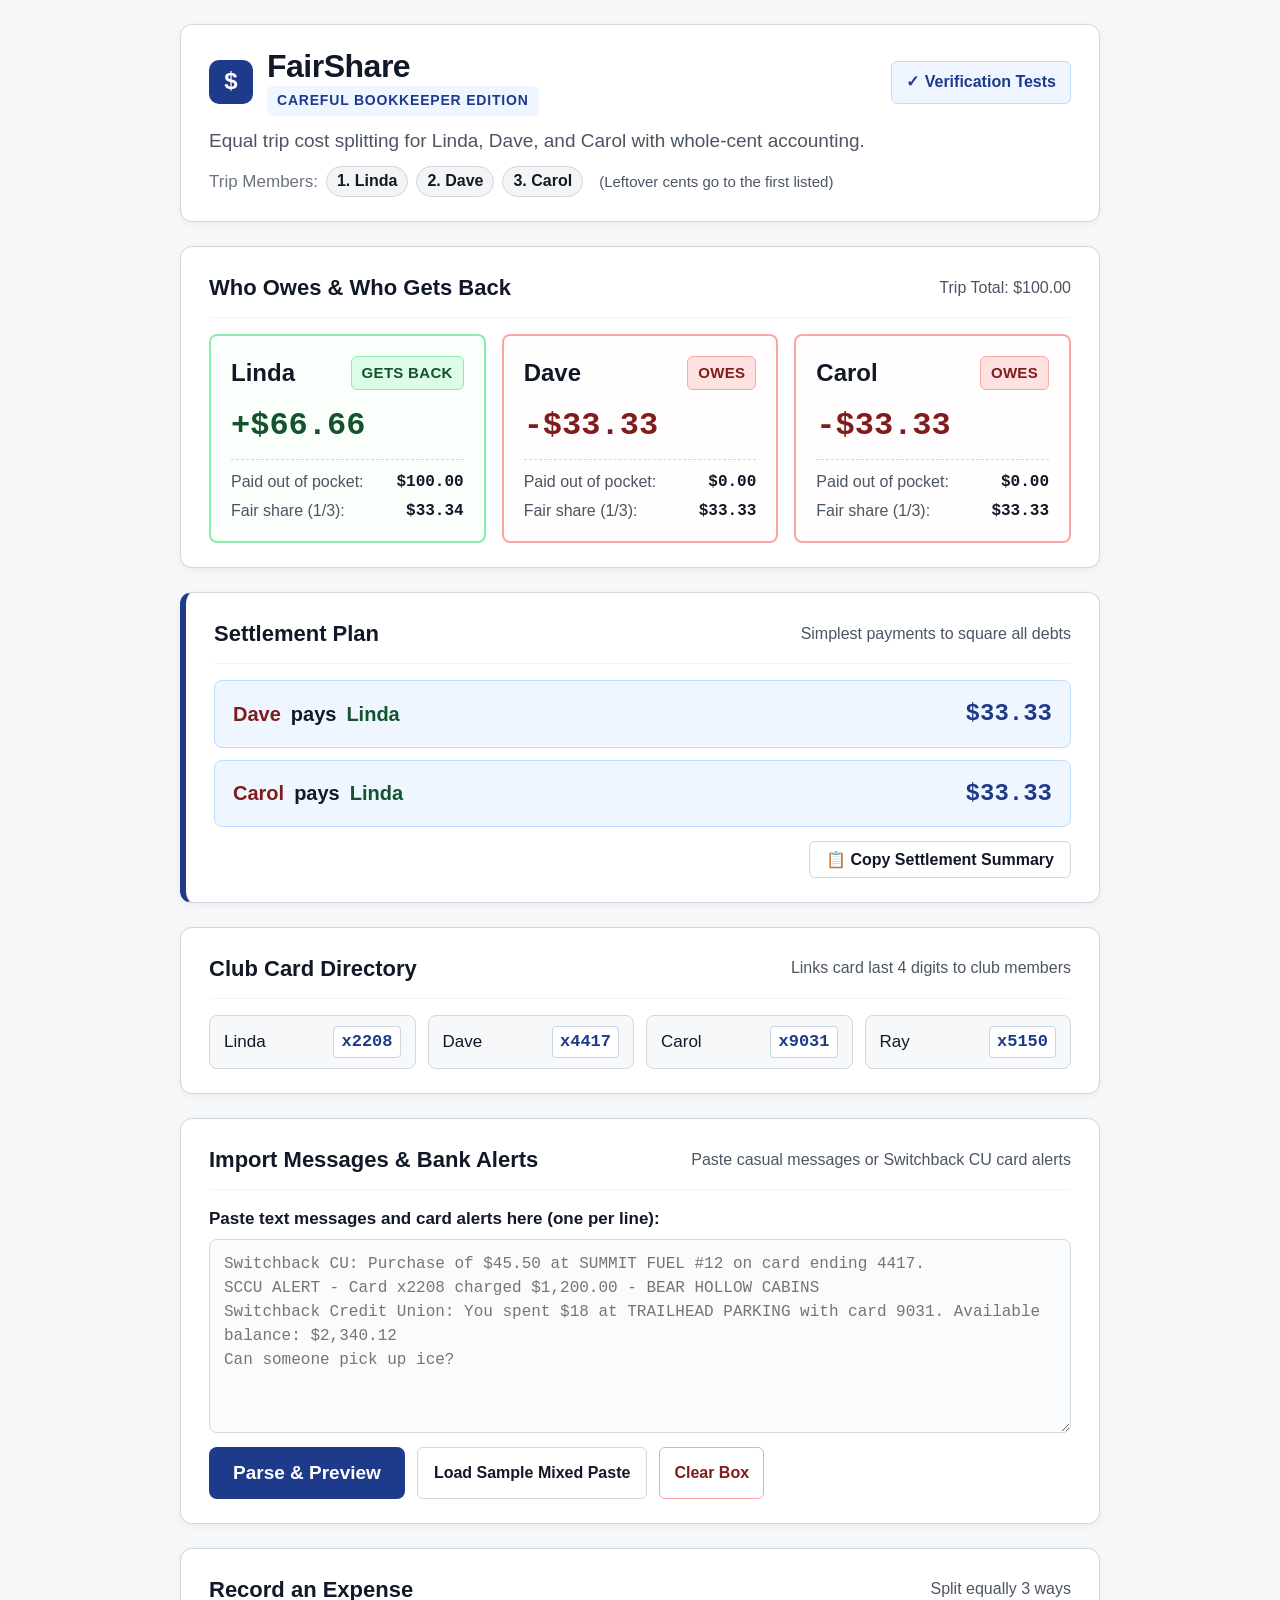
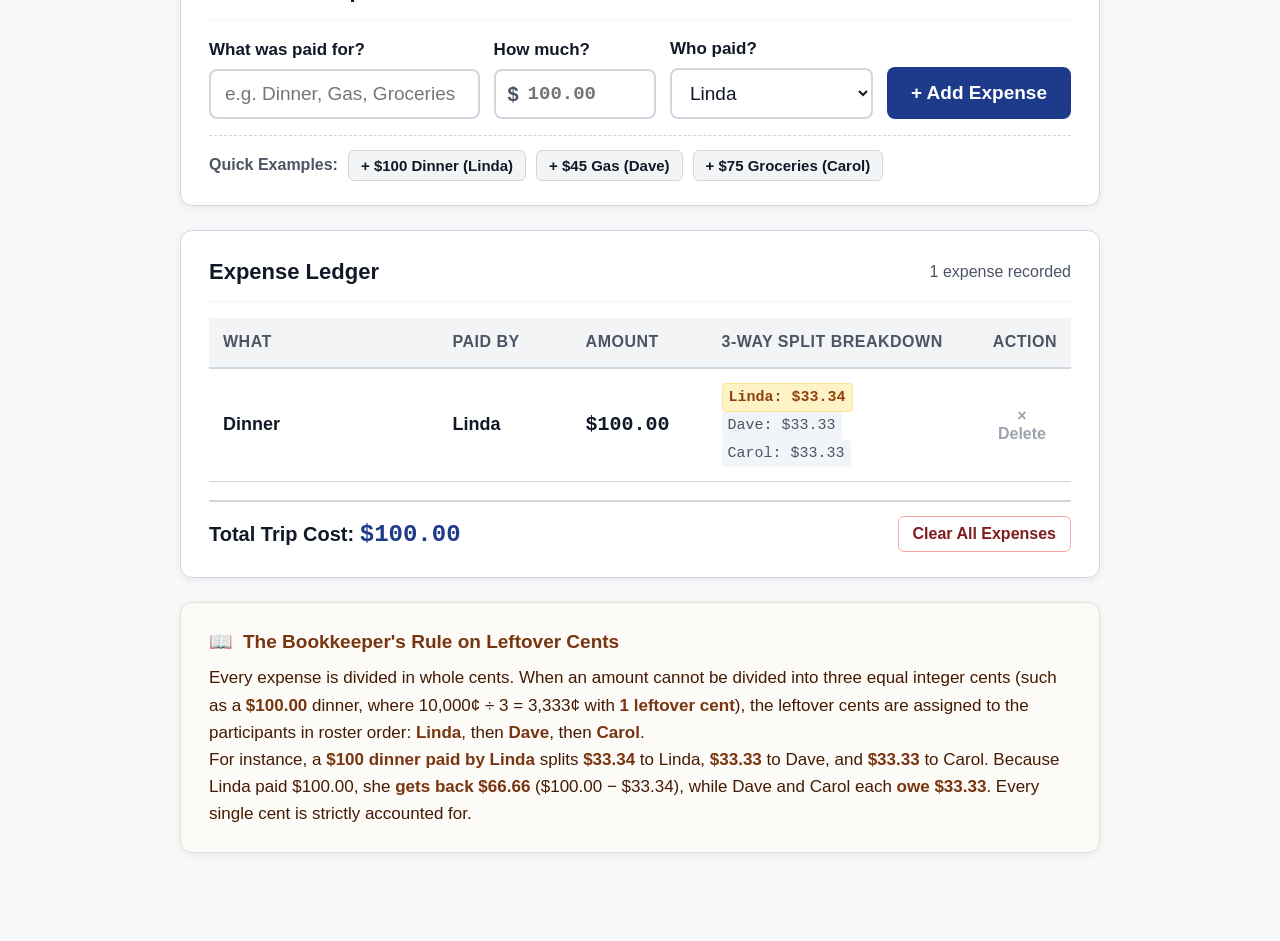
<file: index.html>
<!DOCTYPE html>
<html lang="en">
<head>
  <meta charset="UTF-8">
  <meta name="viewport" content="width=device-width, initial-scale=1.0">
  <title>FairShare - Trip Cost Splitter for Linda, Dave & Carol</title>
  <link rel="stylesheet" href="style.css">
</head>
<body>
  <div class="container">
    <!-- Main Header -->
    <header class="app-header">
      <div class="header-top">
        <div class="brand">
          <div class="brand-icon">$</div>
          <div>
            <h1>FairShare</h1>
            <span class="header-badge">Careful Bookkeeper Edition</span>
          </div>
        </div>
        <div class="header-actions">
          <a href="tests.html" class="btn-header-link" title="Open unit verification tests">
            <span>&check;</span> Verification Tests
          </a>
        </div>
      </div>
      <p class="subtitle">Equal trip cost splitting for Linda, Dave, and Carol with whole-cent accounting.</p>
      <div class="participants-tagline">
        <span>Trip Members:</span>
        <span class="participant-chip">1. Linda</span>
        <span class="participant-chip">2. Dave</span>
        <span class="participant-chip">3. Carol</span>
        <span style="margin-left: 8px; font-size: 15px; color: var(--text-muted);">(Leftover cents go to the first listed)</span>
      </div>
    </header>

    <!-- Balances Overview ("Who owes and who gets back") -->
    <section class="card" aria-labelledby="balances-heading">
      <div class="card-title">
        <h2 id="balances-heading" style="font-size: 22px; font-weight: 700;">Who Owes &amp; Who Gets Back</h2>
        <span class="card-subtitle" id="trip-total-summary">Trip Total: $0.00</span>
      </div>
      <div class="balances-grid" id="balances-container" aria-live="polite">
        <!-- Rendered by app.js -->
      </div>
    </section>

    <!-- Settlement Plan ("How to Settle Up") -->
    <section class="card settlement-card" aria-labelledby="settlement-heading">
      <div class="card-title">
        <h2 id="settlement-heading" style="font-size: 22px; font-weight: 700;">Settlement Plan</h2>
        <span class="card-subtitle">Simplest payments to square all debts</span>
      </div>
      <div class="settlement-list" id="settlement-list">
        <!-- Rendered by app.js -->
      </div>
      <div class="settlement-footer" id="settlement-footer" style="display: none;">
        <button type="button" class="btn-secondary" id="btn-copy-settlement">
          📋 Copy Settlement Summary
        </button>
      </div>
    </section>

    <!-- Card Directory (Linda, Dave, Carol, Ray) -->
    <section class="card" aria-labelledby="card-directory-heading">
      <div class="card-title">
        <h2 id="card-directory-heading" style="font-size: 22px; font-weight: 700;">Club Card Directory</h2>
        <span class="card-subtitle">Links card last 4 digits to club members</span>
      </div>
      <div class="card-directory-grid" id="card-directory-list">
        <div class="card-dir-item"><span>Linda</span><code>x2208</code></div>
        <div class="card-dir-item"><span>Dave</span><code>x4417</code></div>
        <div class="card-dir-item"><span>Carol</span><code>x9031</code></div>
        <div class="card-dir-item"><span>Ray</span><code>x5150</code></div>
      </div>
    </section>

    <!-- Bank Alert & Text Message Import Box -->
    <section class="card import-card" aria-labelledby="import-heading">
      <div class="card-title">
        <h2 id="import-heading" style="font-size: 22px; font-weight: 700;">Import Messages &amp; Bank Alerts</h2>
        <span class="card-subtitle">Paste casual messages or Switchback CU card alerts</span>
      </div>

      <div class="form-group" style="margin-top: 10px;">
        <label for="import-textarea">Paste text messages and card alerts here (one per line):</label>
        <textarea id="import-textarea" rows="7" class="import-textarea" placeholder="Switchback CU: Purchase of $45.50 at SUMMIT FUEL #12 on card ending 4417.&#10;SCCU ALERT - Card x2208 charged $1,200.00 - BEAR HOLLOW CABINS&#10;Switchback Credit Union: You spent $18 at TRAILHEAD PARKING with card 9031. Available balance: $2,340.12&#10;Can someone pick up ice?"></textarea>
      </div>

      <div class="import-actions-bar">
        <button type="button" class="btn-primary" id="btn-parse-import">Parse &amp; Preview</button>
        <button type="button" class="btn-secondary" id="btn-load-sample">Load Sample Mixed Paste</button>
        <button type="button" class="btn-clear" id="btn-clear-import">Clear Box</button>
      </div>

      <!-- Live Preview Area -->
      <div id="import-preview-section" class="import-preview-box" style="display: none;">
        <div class="preview-header">
          <h3 style="font-size: 20px; font-weight: 700;">Import Preview</h3>
          <div class="preview-stats">
            <span class="stat-badge count-badge" id="preview-count">0 expenses</span>
            <span class="stat-badge total-badge" id="preview-total">$0.00</span>
          </div>
        </div>

        <!-- Valid items table -->
        <div class="preview-items-list" id="preview-items-container"></div>

        <!-- Needs Review Box -->
        <div class="needs-review-container" id="needs-review-container" style="display: none;">
          <div class="needs-review-header">
            <span style="font-size: 20px;">⚠️</span>
            <h4 style="font-size: 18px; font-weight: 700; color: #991b1b;">Needs Review (<span id="needs-review-count">0</span>)</h4>
            <span style="font-size: 15px; color: #7f1d1d; margin-left: 8px;">(These lines will NOT be imported until corrected)</span>
          </div>
          <ul class="needs-review-list" id="needs-review-list"></ul>
        </div>

        <div class="preview-actions">
          <button type="button" class="btn-primary" id="btn-confirm-import">Add <span id="confirm-import-count">0</span> Expenses to Ledger</button>
        </div>
      </div>
    </section>

    <!-- Add Expense Form -->
    <section class="card" aria-labelledby="add-expense-heading">
      <div class="card-title">
        <h2 id="add-expense-heading" style="font-size: 22px; font-weight: 700;">Record an Expense</h2>
        <span class="card-subtitle">Split equally 3 ways</span>
      </div>

      <form id="expense-form" novalidate>
        <div class="form-grid">
          <!-- Description -->
          <div class="form-group">
            <label for="expense-what">What was paid for?</label>
            <input type="text" id="expense-what" placeholder="e.g. Dinner, Gas, Groceries" required autocomplete="off">
          </div>

          <!-- Amount -->
          <div class="form-group">
            <label for="expense-amount">How much?</label>
            <div class="amount-input-wrapper">
              <span class="currency-symbol">$</span>
              <input type="text" id="expense-amount" placeholder="100.00" inputmode="decimal" required autocomplete="off">
            </div>
          </div>

          <!-- Paid By -->
          <div class="form-group">
            <label for="expense-paidby">Who paid?</label>
            <select id="expense-paidby" required>
              <option value="Linda">Linda</option>
              <option value="Dave">Dave</option>
              <option value="Carol">Carol</option>
            </select>
          </div>

          <!-- Submit Button -->
          <div class="form-group">
            <button type="submit" class="btn-primary" id="btn-add-expense">
              + Add Expense
            </button>
          </div>
        </div>

        <div id="form-error" class="error-banner" role="alert"></div>

        <!-- Quick Demo Presets -->
        <div class="presets-bar">
          <span class="presets-label">Quick Examples:</span>
          <button type="button" class="btn-preset" data-what="Dinner" data-amount="100.00" data-paidby="Linda">
            + $100 Dinner (Linda)
          </button>
          <button type="button" class="btn-preset" data-what="Gas" data-amount="45.00" data-paidby="Dave">
            + $45 Gas (Dave)
          </button>
          <button type="button" class="btn-preset" data-what="Groceries" data-amount="75.00" data-paidby="Carol">
            + $75 Groceries (Carol)
          </button>
        </div>
      </form>
    </section>

    <!-- Expense Ledger Table -->
    <section class="card" aria-labelledby="ledger-heading">
      <div class="card-title">
        <h2 id="ledger-heading" style="font-size: 22px; font-weight: 700;">Expense Ledger</h2>
        <span class="card-subtitle" id="ledger-count-label">0 expenses recorded</span>
      </div>

      <div class="ledger-table-wrapper">
        <table class="ledger-table">
          <thead>
            <tr>
              <th scope="col" style="width: 28%;">What</th>
              <th scope="col" style="width: 16%;">Paid By</th>
              <th scope="col" style="width: 16%;">Amount</th>
              <th scope="col" style="width: 32%;">3-Way Split Breakdown</th>
              <th scope="col" style="width: 8%; text-align: right;">Action</th>
            </tr>
          </thead>
          <tbody id="ledger-body">
            <!-- Rendered by app.js -->
          </tbody>
        </table>
      </div>

      <div class="ledger-footer" id="ledger-footer">
        <div class="total-stat">
          Total Trip Cost: <span class="total-amount-highlight" id="footer-total-amount">$0.00</span>
        </div>
        <button type="button" class="btn-clear" id="btn-clear-all">
          Clear All Expenses
        </button>
      </div>
    </section>

    <!-- Bookkeeper Note Card -->
    <div class="card note-card">
      <div class="note-header">
        <span>📖</span>
        <span>The Bookkeeper's Rule on Leftover Cents</span>
      </div>
      <p class="note-text">
        Every expense is divided in whole cents. When an amount cannot be divided into three equal integer cents (such as a <strong>$100.00</strong> dinner, where 10,000&cent; &divide; 3 = 3,333&cent; with <strong>1 leftover cent</strong>), the leftover cents are assigned to the participants in roster order: <strong>Linda</strong>, then <strong>Dave</strong>, then <strong>Carol</strong>.
        <br>
        For instance, a <strong>$100 dinner paid by Linda</strong> splits <strong>$33.34</strong> to Linda, <strong>$33.33</strong> to Dave, and <strong>$33.33</strong> to Carol. Because Linda paid $100.00, she <strong>gets back $66.66</strong> ($100.00 &minus; $33.34), while Dave and Carol each <strong>owe $33.33</strong>. Every single cent is strictly accounted for.
      </p>
    </div>
  </div>

  <!-- Scripts -->
  <script src="money.js"></script>
  <script src="importer.js"></script>
  <script src="app.js"></script>
</body>
</html>
</file>
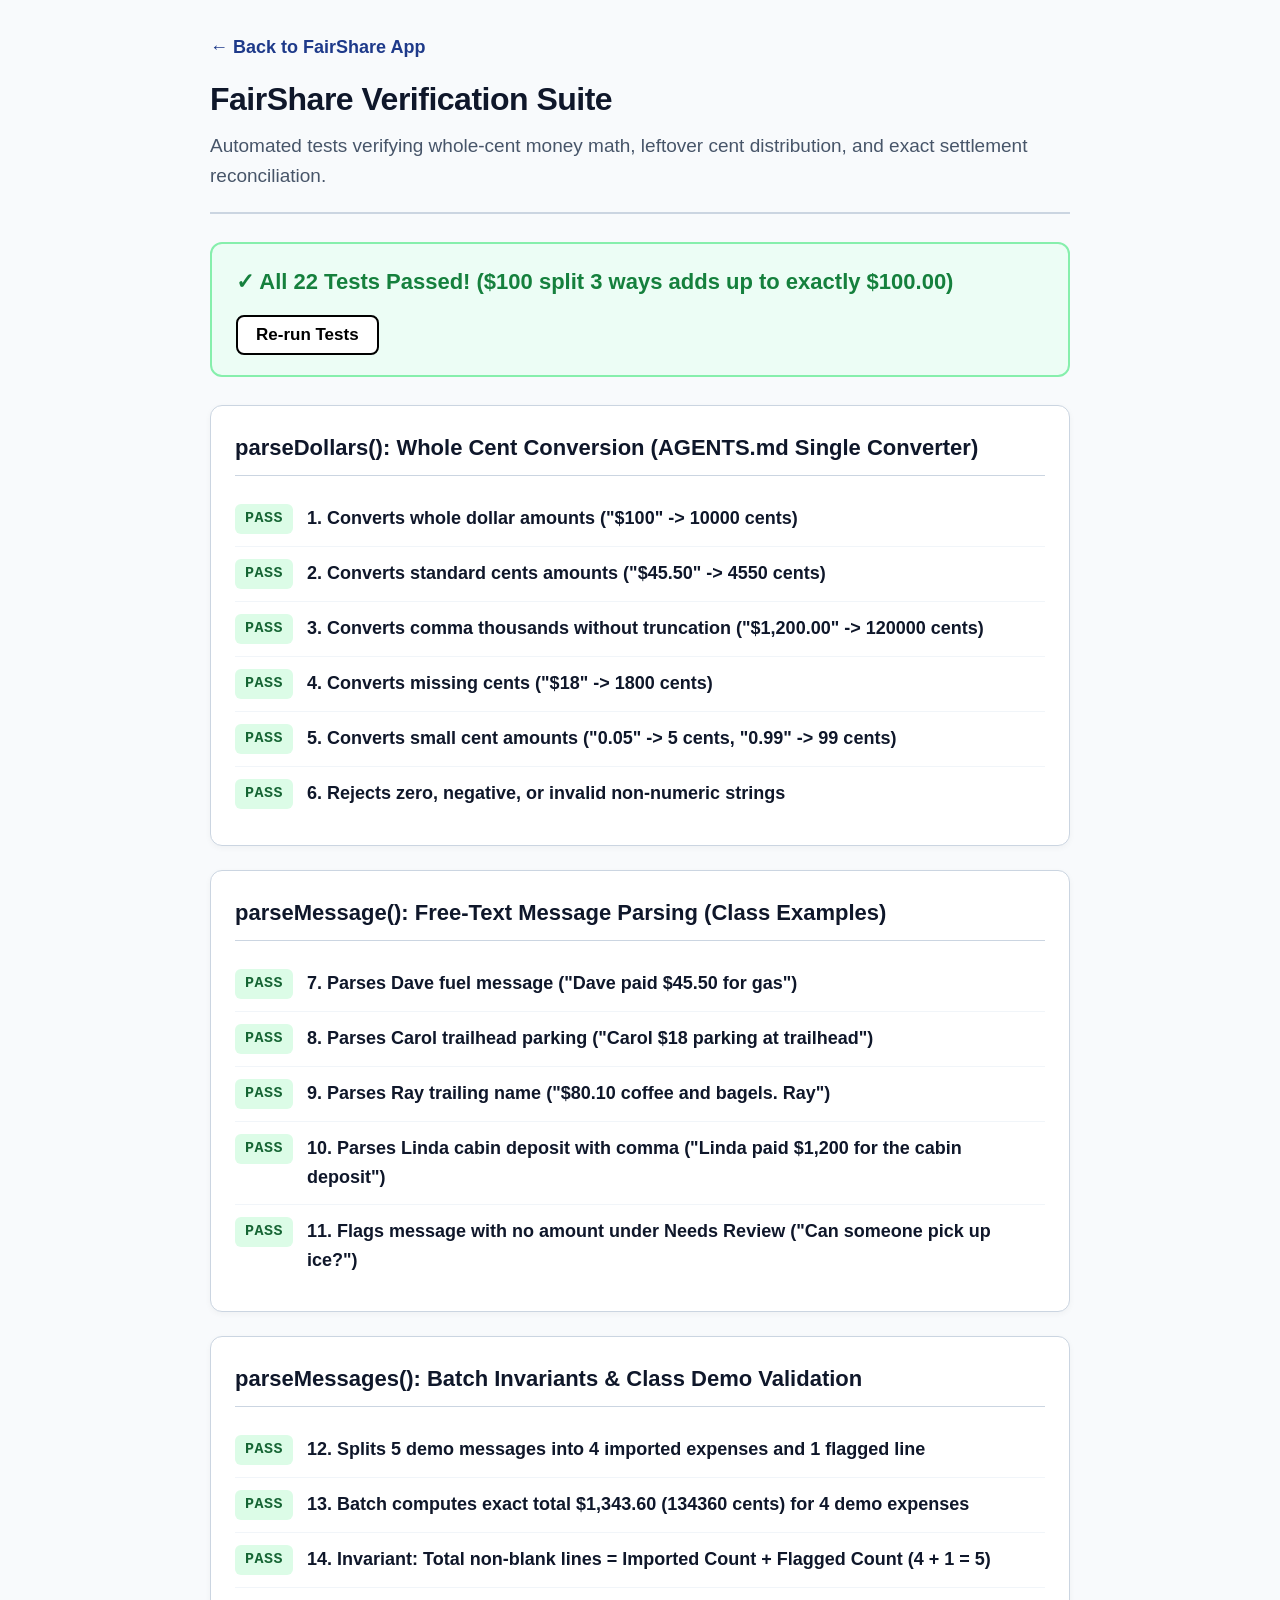
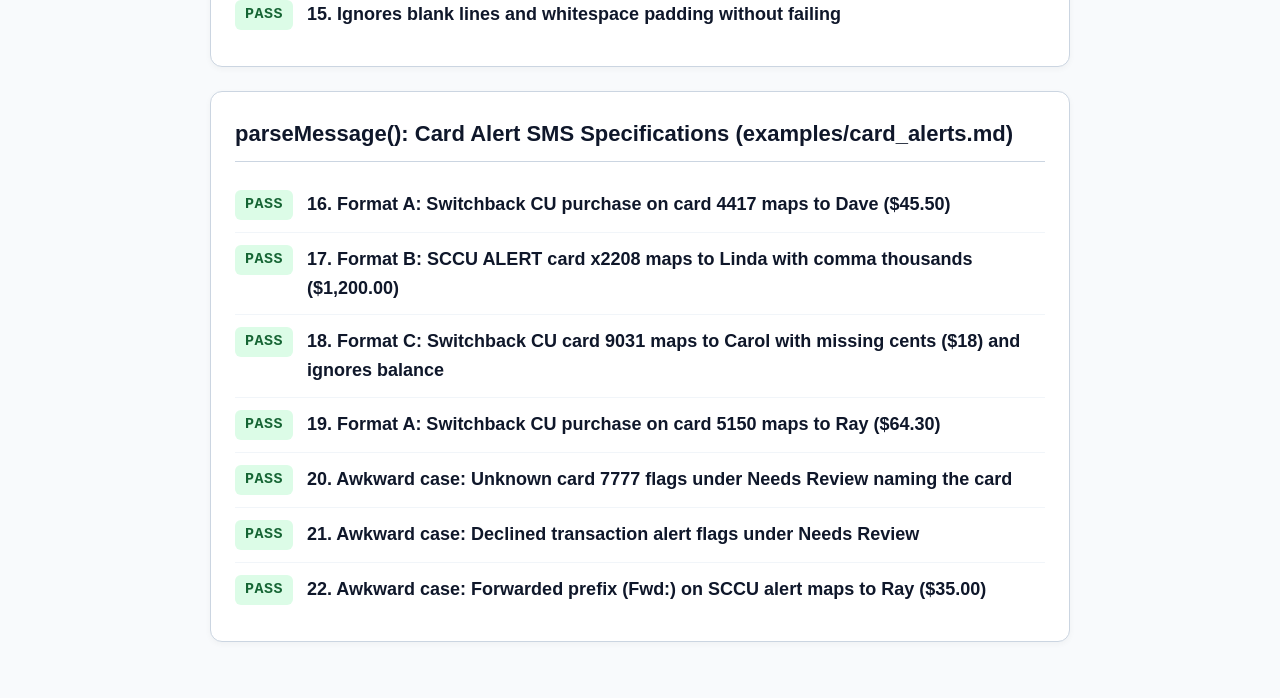
<file: tests.html>
<!DOCTYPE html>
<html lang="en">
<head>
  <meta charset="UTF-8">
  <meta name="viewport" content="width=device-width, initial-scale=1.0">
  <title>FairShare - Bookkeeper Verification Tests</title>
  <style>
    :root {
      --bg: #f8fafc;
      --card-bg: #ffffff;
      --text: #0f172a;
      --text-muted: #475569;
      --border: #cbd5e1;
      --primary: #1e3a8a;
      --success: #15803d;
      --success-bg: #ecfdf5;
      --success-border: #86efac;
      --fail: #b91c1c;
      --fail-bg: #fef2f2;
      --fail-border: #fca5a5;
      --code-bg: #f1f5f9;
    }

    * {
      box-sizing: border-box;
      margin: 0;
      padding: 0;
    }

    body {
      font-family: -apple-system, BlinkMacSystemFont, "Segoe UI", Roboto, Helvetica, Arial, sans-serif;
      font-size: 19px;
      line-height: 1.6;
      background-color: var(--bg);
      color: var(--text);
      padding: 32px 20px;
    }

    .container {
      max-width: 860px;
      margin: 0 auto;
    }

    header {
      margin-bottom: 28px;
      padding-bottom: 20px;
      border-bottom: 2px solid var(--border);
    }

    .nav-link {
      display: inline-block;
      margin-bottom: 12px;
      color: var(--primary);
      text-decoration: none;
      font-weight: 600;
      font-size: 18px;
    }
    .nav-link:hover {
      text-decoration: underline;
    }

    h1 {
      font-size: 32px;
      color: var(--text);
      letter-spacing: -0.5px;
      margin-bottom: 6px;
    }

    .subtitle {
      font-size: 19px;
      color: var(--text-muted);
    }

    .status-banner {
      display: flex;
      align-items: center;
      justify-content: space-between;
      flex-wrap: wrap;
      gap: 16px;
      padding: 20px 24px;
      border-radius: 12px;
      margin-bottom: 28px;
      font-weight: 700;
      font-size: 22px;
    }
    .status-banner.all-pass {
      background: var(--success-bg);
      border: 2px solid var(--success-border);
      color: var(--success);
    }
    .status-banner.has-fail {
      background: var(--fail-bg);
      border: 2px solid var(--fail-border);
      color: var(--fail);
    }

    .btn-rerun {
      background: #ffffff;
      border: 2px solid currentColor;
      padding: 8px 18px;
      border-radius: 8px;
      font-size: 17px;
      font-weight: 700;
      cursor: pointer;
    }
    .btn-rerun:hover {
      background: rgba(0,0,0,0.04);
    }

    .suite-card {
      background: var(--card-bg);
      border: 1px solid var(--border);
      border-radius: 12px;
      padding: 24px;
      margin-bottom: 24px;
      box-shadow: 0 2px 6px rgba(0,0,0,0.04);
    }

    .suite-header {
      font-size: 22px;
      font-weight: 700;
      margin-bottom: 16px;
      padding-bottom: 10px;
      border-bottom: 1px solid var(--border);
      display: flex;
      justify-content: space-between;
      align-items: center;
    }

    .test-item {
      display: flex;
      align-items: flex-start;
      gap: 14px;
      padding: 12px 0;
      border-bottom: 1px solid #f1f5f9;
      font-size: 18px;
    }
    .test-item:last-child {
      border-bottom: none;
    }

    .badge {
      display: inline-block;
      padding: 3px 10px;
      border-radius: 6px;
      font-size: 15px;
      font-weight: 800;
      letter-spacing: 0.5px;
      flex-shrink: 0;
      font-family: ui-monospace, "SF Mono", monospace;
    }
    .badge-pass {
      background: #dcfce7;
      color: #166534;
    }
    .badge-fail {
      background: #fee2e2;
      color: #991b1b;
    }

    .test-details {
      flex: 1;
    }
    .test-name {
      font-weight: 600;
      color: var(--text);
    }
    .test-desc {
      color: var(--text-muted);
      font-size: 16px;
      margin-top: 3px;
    }
    .test-error {
      margin-top: 8px;
      padding: 10px;
      background: #fef2f2;
      border-left: 4px solid var(--fail);
      color: var(--fail);
      font-family: ui-monospace, "SF Mono", monospace;
      font-size: 15px;
      border-radius: 4px;
    }

    .math-box {
      background: var(--code-bg);
      border: 1px solid var(--border);
      border-radius: 8px;
      padding: 14px 18px;
      margin-top: 10px;
      font-family: ui-monospace, "SF Mono", monospace;
      font-size: 17px;
      line-height: 1.6;
    }

    .highlight-pass {
      color: var(--success);
      font-weight: 700;
    }
  </style>
</head>
<body>
  <div class="container">
    <header>
      <a href="index.html" class="nav-link">&larr; Back to FairShare App</a>
      <h1>FairShare Verification Suite</h1>
      <p class="subtitle">Automated tests verifying whole-cent money math, leftover cent distribution, and exact settlement reconciliation.</p>
    </header>

    <div id="status-banner" class="status-banner">
      <span id="summary-text">Running tests...</span>
      <button class="btn-rerun" onclick="runAllTests()">Re-run Tests</button>
    </div>

    <div id="test-results"></div>
  </div>

  <!-- Load pure money math and FairShare importer -->
  <script src="money.js"></script>
  <script src="importer.js"></script>

  <script>
    const testSuites = [];

    function suite(name, fn) {
      testSuites.push({ name, fn });
    }

    function assert(condition, message) {
      if (!condition) {
        throw new Error(message || 'Assertion failed');
      }
    }

    function assertEqual(actual, expected, message) {
      if (actual !== expected) {
        throw new Error(`${message || 'Failed'}: Expected [${expected}] but got [${actual}]`);
      }
    }

    function assertDeepEqual(actual, expected, message) {
      const a = JSON.stringify(actual);
      const e = JSON.stringify(expected);
      if (a !== e) {
        throw new Error(`${message || 'Failed'}: Expected ${e} but got ${a}`);
      }
    }
  </script>

  <!-- Load Importer Test Suite -->
  <script src="tests.js"></script>

  <script>
    // --- TEST RUNNER ---


    function runAllTests() {
      const resultsContainer = document.getElementById('test-results');
      const statusBanner = document.getElementById('status-banner');
      const summaryText = document.getElementById('summary-text');

      resultsContainer.innerHTML = '';

      let totalTests = 0;
      let passedTests = 0;
      let failedTests = 0;

      for (const s of testSuites) {
        const suiteCard = document.createElement('div');
        suiteCard.className = 'suite-card';

        const suiteHeader = document.createElement('div');
        suiteHeader.className = 'suite-header';
        suiteHeader.innerHTML = `<span>${s.name}</span>`;
        suiteCard.appendChild(suiteHeader);

        const tests = [];
        s.fn((testName, fn) => {
          tests.push({ testName, fn });
        });

        for (const t of tests) {
          totalTests++;
          const item = document.createElement('div');
          item.className = 'test-item';

          let passed = false;
          let errorMsg = '';

          try {
            t.fn();
            passed = true;
            passedTests++;
          } catch (err) {
            passed = false;
            failedTests++;
            errorMsg = err.message || String(err);
          }

          const badge = document.createElement('span');
          badge.className = `badge ${passed ? 'badge-pass' : 'badge-fail'}`;
          badge.textContent = passed ? 'PASS' : 'FAIL';

          const details = document.createElement('div');
          details.className = 'test-details';

          const nameEl = document.createElement('div');
          nameEl.className = 'test-name';
          nameEl.textContent = t.testName;
          details.appendChild(nameEl);

          if (!passed) {
            const errEl = document.createElement('div');
            errEl.className = 'test-error';
            errEl.textContent = errorMsg;
            details.appendChild(errEl);
          }

          // Special highlight for the primary prompt requirement
          if (t.testName.includes('Shares add up to exactly $100.00')) {
            const mathBox = document.createElement('div');
            mathBox.className = 'math-box';
            mathBox.innerHTML = `
              <strong>Primary Prompt Check:</strong><br>
              Linda's share: $33.34 (3,334¢)<br>
              Dave's share: &nbsp;$33.33 (3,333¢)<br>
              Carol's share: $33.33 (3,333¢)<br>
              ----------------------------------<br>
              Total Sum: &nbsp; &nbsp; <span class="highlight-pass">$100.00 (10,000¢) &check; Exact Match</span>
            `;
            details.appendChild(mathBox);
          }

          item.appendChild(badge);
          item.appendChild(details);
          suiteCard.appendChild(item);
        }

        resultsContainer.appendChild(suiteCard);
      }

      if (failedTests === 0) {
        statusBanner.className = 'status-banner all-pass';
        summaryText.innerHTML = `&check; All ${passedTests} Tests Passed! ($100 split 3 ways adds up to exactly $100.00)`;
      } else {
        statusBanner.className = 'status-banner has-fail';
        summaryText.innerHTML = `✕ ${failedTests} of ${totalTests} Tests Failed`;
      }
    }

    // Run automatically on page load
    window.addEventListener('DOMContentLoaded', runAllTests);
  </script>
</body>
</html>
</file>
<file: style.css>
/* ==========================================================================
   FairShare - style.css
   Careful Bookkeeper Ledger Theme
   Optimized for offline use, large text, high contrast, and clean layout
   ========================================================================== */

:root {
  --font-main: -apple-system, BlinkMacSystemFont, "Segoe UI", Roboto, Helvetica, Arial, sans-serif;
  --font-mono: ui-monospace, "SF Mono", "Cascadia Mono", Menlo, Consolas, monospace;

  /* Colors */
  --bg-page: #f6f8fa;
  --card-bg: #ffffff;
  --card-border: #d0d7de;
  --card-shadow: 0 2px 8px rgba(15, 23, 42, 0.06);

  --text-main: #111827;
  --text-muted: #4b5563;
  --text-light: #6b7280;

  --primary: #1e3a8a;
  --primary-hover: #172554;
  --primary-light: #eff6ff;

  --credit-text: #14532d;
  --credit-bg: #dcfce7;
  --credit-border: #86efac;

  --debt-text: #7f1d1d;
  --debt-bg: #fee2e2;
  --debt-border: #fca5a5;

  --neutral-text: #374151;
  --neutral-bg: #f3f4f6;
  --neutral-border: #d1d5db;

  --accent-gold: #b45309;
  --accent-gold-bg: #fef3c7;

  --radius-lg: 12px;
  --radius-md: 8px;
  --radius-sm: 6px;
}

* {
  box-sizing: border-box;
  margin: 0;
  padding: 0;
}

body {
  font-family: var(--font-main);
  font-size: 19px;
  line-height: 1.55;
  color: var(--text-main);
  background-color: var(--bg-page);
  padding: 24px 16px 64px 16px;
  -webkit-font-smoothing: antialiased;
}

.container {
  max-width: 920px;
  margin: 0 auto;
}

/* --------------------------------------------------------------------------
   Header
   -------------------------------------------------------------------------- */
.app-header {
  background: var(--card-bg);
  border: 1px solid var(--card-border);
  border-radius: var(--radius-lg);
  padding: 24px 28px;
  margin-bottom: 24px;
  box-shadow: var(--card-shadow);
  display: flex;
  flex-direction: column;
  gap: 12px;
}

.header-top {
  display: flex;
  justify-content: space-between;
  align-items: center;
  flex-wrap: wrap;
  gap: 12px;
}

.brand {
  display: flex;
  align-items: center;
  gap: 14px;
}

.brand-icon {
  width: 44px;
  height: 44px;
  background: var(--primary);
  color: #ffffff;
  border-radius: 10px;
  display: flex;
  align-items: center;
  justify-content: center;
  font-size: 24px;
  font-weight: 800;
  font-family: var(--font-mono);
}

h1 {
  font-size: 32px;
  font-weight: 800;
  color: var(--text-main);
  letter-spacing: -0.5px;
  line-height: 1.1;
}

.header-badge {
  display: inline-block;
  font-size: 14px;
  font-weight: 700;
  text-transform: uppercase;
  letter-spacing: 0.8px;
  padding: 4px 10px;
  background: var(--primary-light);
  color: var(--primary);
  border-radius: 6px;
}

.header-actions {
  display: flex;
  gap: 10px;
  align-items: center;
}

.btn-header-link {
  font-size: 16px;
  font-weight: 600;
  color: var(--primary);
  text-decoration: none;
  background: var(--primary-light);
  border: 1px solid #bfdbfe;
  padding: 8px 14px;
  border-radius: var(--radius-sm);
  display: inline-flex;
  align-items: center;
  gap: 6px;
  transition: all 0.15s ease;
}

.btn-header-link:hover {
  background: #dbeafe;
}

.subtitle {
  font-size: 19px;
  color: var(--text-muted);
  line-height: 1.4;
}

.participants-tagline {
  font-size: 17px;
  color: var(--text-light);
  display: flex;
  align-items: center;
  gap: 8px;
  flex-wrap: wrap;
}

.participant-chip {
  background: var(--neutral-bg);
  border: 1px solid var(--neutral-border);
  padding: 2px 10px;
  border-radius: 16px;
  font-weight: 600;
  color: var(--text-main);
  font-size: 16px;
}

/* --------------------------------------------------------------------------
   Cards & Layout
   -------------------------------------------------------------------------- */
.card {
  background: var(--card-bg);
  border: 1px solid var(--card-border);
  border-radius: var(--radius-lg);
  padding: 24px 28px;
  margin-bottom: 24px;
  box-shadow: var(--card-shadow);
}

.card-title {
  font-size: 22px;
  font-weight: 700;
  margin-bottom: 16px;
  display: flex;
  justify-content: space-between;
  align-items: center;
  color: var(--text-main);
  border-bottom: 1px solid var(--neutral-bg);
  padding-bottom: 12px;
}

.card-subtitle {
  font-size: 16px;
  font-weight: 500;
  color: var(--text-muted);
}

/* --------------------------------------------------------------------------
   Balance Cards Grid ("Who Owes & Who Gets Back")
   -------------------------------------------------------------------------- */
.balances-grid {
  display: grid;
  grid-template-columns: repeat(3, 1fr);
  gap: 16px;
  margin-top: 12px;
}

.balance-card {
  border: 2px solid var(--card-border);
  border-radius: var(--radius-md);
  padding: 18px 20px;
  background: #ffffff;
  display: flex;
  flex-direction: column;
  gap: 10px;
  transition: transform 0.15s ease, box-shadow 0.15s ease;
}

.balance-card.status-gets_back {
  border-color: var(--credit-border);
  background: #fafffc;
}

.balance-card.status-owes {
  border-color: var(--debt-border);
  background: #fffdfd;
}

.balance-card.status-settled {
  border-color: var(--neutral-border);
  background: #fafafa;
}

.person-header {
  display: flex;
  justify-content: space-between;
  align-items: center;
}

.person-name {
  font-size: 24px;
  font-weight: 800;
  color: var(--text-main);
}

.balance-badge {
  font-size: 15px;
  font-weight: 700;
  padding: 4px 10px;
  border-radius: 6px;
  letter-spacing: 0.3px;
  text-transform: uppercase;
}

.badge-credit {
  background: var(--credit-bg);
  color: var(--credit-text);
  border: 1px solid var(--credit-border);
}

.badge-debt {
  background: var(--debt-bg);
  color: var(--debt-text);
  border: 1px solid var(--debt-border);
}

.badge-settled {
  background: var(--neutral-bg);
  color: var(--neutral-text);
  border: 1px solid var(--neutral-border);
}

.net-amount {
  font-size: 32px;
  font-weight: 800;
  font-family: var(--font-mono);
  line-height: 1.1;
  margin: 6px 0;
}

.amount-credit {
  color: var(--credit-text);
}

.amount-debt {
  color: var(--debt-text);
}

.amount-settled {
  color: var(--text-light);
}

.balance-breakdown {
  font-size: 16px;
  color: var(--text-muted);
  border-top: 1px dashed var(--card-border);
  padding-top: 10px;
  display: flex;
  flex-direction: column;
  gap: 4px;
}

.breakdown-row {
  display: flex;
  justify-content: space-between;
}

.breakdown-val {
  font-family: var(--font-mono);
  font-weight: 600;
  color: var(--text-main);
}

/* --------------------------------------------------------------------------
   Settlement Plan ("How to Settle Up")
   -------------------------------------------------------------------------- */
.settlement-card {
  border-left: 6px solid var(--primary);
}

.settlement-list {
  display: flex;
  flex-direction: column;
  gap: 12px;
  margin-top: 8px;
}

.settlement-item {
  display: flex;
  align-items: center;
  justify-content: space-between;
  padding: 14px 18px;
  background: var(--primary-light);
  border: 1px solid #bfdbfe;
  border-radius: var(--radius-md);
  font-size: 20px;
}

.settlement-text {
  display: flex;
  align-items: center;
  gap: 10px;
  font-weight: 600;
}

.settlement-debtor {
  color: var(--debt-text);
  font-weight: 700;
}

.settlement-creditor {
  color: var(--credit-text);
  font-weight: 700;
}

.settlement-amount {
  font-family: var(--font-mono);
  font-size: 24px;
  font-weight: 800;
  color: var(--primary);
}

.settlement-empty {
  padding: 16px;
  text-align: center;
  color: var(--credit-text);
  background: var(--credit-bg);
  border: 1px solid var(--credit-border);
  border-radius: var(--radius-md);
  font-weight: 600;
  font-size: 18px;
}

.settlement-footer {
  margin-top: 14px;
  display: flex;
  justify-content: flex-end;
}

.btn-secondary {
  font-size: 16px;
  font-weight: 600;
  color: var(--text-main);
  background: #ffffff;
  border: 1px solid var(--card-border);
  padding: 8px 16px;
  border-radius: var(--radius-sm);
  cursor: pointer;
  display: inline-flex;
  align-items: center;
  gap: 6px;
  transition: all 0.15s ease;
}

.btn-secondary:hover {
  background: var(--neutral-bg);
  border-color: #9ca3af;
}

/* --------------------------------------------------------------------------
   Add Expense Form
   -------------------------------------------------------------------------- */
.form-grid {
  display: grid;
  grid-template-columns: 2fr 1.2fr 1.5fr auto;
  gap: 14px;
  align-items: flex-end;
}

.form-group {
  display: flex;
  flex-direction: column;
  gap: 6px;
}

label {
  font-size: 17px;
  font-weight: 700;
  color: var(--text-main);
}

input[type="text"],
select {
  font-size: 19px;
  font-family: var(--font-main);
  padding: 12px 14px;
  border: 2px solid var(--card-border);
  border-radius: var(--radius-md);
  background-color: #ffffff;
  color: var(--text-main);
  outline: none;
  transition: border-color 0.15s ease, box-shadow 0.15s ease;
  width: 100%;
}

input[type="text"]:focus,
select:focus {
  border-color: var(--primary);
  box-shadow: 0 0 0 3px rgba(30, 58, 138, 0.15);
}

.amount-input-wrapper {
  position: relative;
  display: flex;
  align-items: center;
}

.currency-symbol {
  position: absolute;
  left: 14px;
  font-size: 20px;
  font-weight: 700;
  color: var(--text-muted);
  pointer-events: none;
}

.amount-input-wrapper input {
  padding-left: 32px;
  font-family: var(--font-mono);
  font-weight: 700;
}

.btn-primary {
  font-size: 19px;
  font-weight: 700;
  color: #ffffff;
  background-color: var(--primary);
  border: none;
  padding: 13px 24px;
  border-radius: var(--radius-md);
  cursor: pointer;
  transition: background-color 0.15s ease, transform 0.1s ease;
  white-space: nowrap;
  height: 52px;
}

.btn-primary:hover {
  background-color: var(--primary-hover);
}

.btn-primary:active {
  transform: translateY(1px);
}

/* Quick Fill Presets */
.presets-bar {
  margin-top: 16px;
  padding-top: 14px;
  border-top: 1px dashed var(--neutral-border);
  display: flex;
  align-items: center;
  gap: 10px;
  flex-wrap: wrap;
}

.presets-label {
  font-size: 16px;
  font-weight: 600;
  color: var(--text-muted);
}

.btn-preset {
  font-size: 15px;
  font-weight: 600;
  background: var(--neutral-bg);
  color: var(--text-main);
  border: 1px solid var(--neutral-border);
  padding: 6px 12px;
  border-radius: var(--radius-sm);
  cursor: pointer;
  transition: all 0.15s ease;
}

.btn-preset:hover {
  background: #e5e7eb;
  border-color: #9ca3af;
}

.error-banner {
  margin-top: 12px;
  padding: 10px 14px;
  background: var(--debt-bg);
  border: 1px solid var(--debt-border);
  color: var(--debt-text);
  border-radius: var(--radius-sm);
  font-size: 17px;
  font-weight: 600;
  display: none;
}

/* --------------------------------------------------------------------------
   Expense Ledger Table
   -------------------------------------------------------------------------- */
.ledger-table-wrapper {
  overflow-x: auto;
  margin-top: 8px;
}

.ledger-table {
  width: 100%;
  border-collapse: collapse;
  font-size: 18px;
}

.ledger-table th {
  text-align: left;
  padding: 12px 14px;
  background: var(--neutral-bg);
  font-size: 16px;
  font-weight: 700;
  color: var(--text-muted);
  border-bottom: 2px solid var(--card-border);
  text-transform: uppercase;
  letter-spacing: 0.5px;
}

.ledger-table td {
  padding: 14px;
  border-bottom: 1px solid var(--card-border);
  vertical-align: middle;
}

.ledger-table tr:hover td {
  background-color: #f9fafb;
}

.col-what {
  font-weight: 600;
  color: var(--text-main);
}

.col-paidby {
  font-weight: 600;
}

.col-amount {
  font-family: var(--font-mono);
  font-weight: 700;
  font-size: 20px;
}

.col-split {
  font-size: 16px;
  color: var(--text-muted);
}

.split-pill {
  display: inline-block;
  font-family: var(--font-mono);
  font-size: 15px;
  background: #f1f5f9;
  padding: 2px 6px;
  border-radius: 4px;
  margin-right: 4px;
}

.split-pill.remainder-holder {
  background: #fef3c7;
  border: 1px solid #fde68a;
  color: #92400e;
  font-weight: 700;
}

.col-action {
  text-align: right;
}

.btn-delete {
  background: transparent;
  border: 1px solid transparent;
  color: #9ca3af;
  padding: 6px 10px;
  border-radius: var(--radius-sm);
  cursor: pointer;
  font-size: 16px;
  font-weight: 600;
  transition: all 0.15s ease;
}

.btn-delete:hover {
  background: var(--debt-bg);
  color: var(--debt-text);
  border-color: var(--debt-border);
}

.empty-ledger {
  text-align: center;
  padding: 36px 16px;
  color: var(--text-light);
  font-size: 19px;
}

.ledger-footer {
  margin-top: 18px;
  padding-top: 14px;
  border-top: 2px solid var(--card-border);
  display: flex;
  justify-content: space-between;
  align-items: center;
  flex-wrap: wrap;
  gap: 12px;
}

.total-stat {
  font-size: 20px;
  font-weight: 700;
  color: var(--text-main);
}

.total-amount-highlight {
  font-family: var(--font-mono);
  font-size: 24px;
  color: var(--primary);
  font-weight: 800;
}

.btn-clear {
  font-size: 16px;
  font-weight: 600;
  color: var(--debt-text);
  background: transparent;
  border: 1px solid var(--debt-border);
  padding: 8px 14px;
  border-radius: var(--radius-sm);
  cursor: pointer;
  transition: all 0.15s ease;
}

.btn-clear:hover {
  background: var(--debt-bg);
}

/* --------------------------------------------------------------------------
   Bookkeeper Note Card
   -------------------------------------------------------------------------- */
.note-card {
  background: #fdfbf7;
  border: 1px solid #e7dfd5;
}

.note-header {
  display: flex;
  align-items: center;
  gap: 10px;
  font-size: 19px;
  font-weight: 700;
  color: #78350f;
  margin-bottom: 8px;
}

.note-text {
  font-size: 17px;
  color: #451a03;
  line-height: 1.6;
}

.note-text strong {
  color: #78350f;
}

/* --------------------------------------------------------------------------
   Responsive Adjustments
   -------------------------------------------------------------------------- */
@media (max-width: 768px) {
  body {
    padding: 16px 10px 48px 10px;
    font-size: 18px;
  }

  .balances-grid {
    grid-template-columns: 1fr;
  }

  .form-grid {
    grid-template-columns: 1fr;
  }

  .btn-primary {
    width: 100%;
  }

  .header-top {
    flex-direction: column;
    align-items: flex-start;
  }

}

/* --------------------------------------------------------------------------
   Card Directory & SMS / Bank Alert Import Styles
   -------------------------------------------------------------------------- */
.card-directory-grid {
  display: grid;
  grid-template-columns: repeat(auto-fit, minmax(180px, 1fr));
  gap: 12px;
  margin-top: 8px;
}

.card-dir-item {
  background: var(--bg-page);
  border: 1px solid var(--card-border);
  border-radius: var(--radius-md);
  padding: 10px 14px;
  font-size: 17px;
  display: flex;
  align-items: center;
  justify-content: space-between;
}

.card-dir-item code {
  background: #ffffff;
  border: 1px solid #cbd5e1;
  padding: 2px 7px;
  border-radius: 4px;
  font-family: var(--font-mono);
  font-weight: 700;
  color: var(--primary);
}

.import-textarea {
  width: 100%;
  padding: 12px 14px;
  font-family: var(--font-mono);
  font-size: 16px;
  line-height: 1.5;
  border: 1.5px solid var(--card-border);
  border-radius: var(--radius-md);
  resize: vertical;
  background-color: #fafbfc;
  color: var(--text-main);
  outline: none;
  transition: border-color 0.15s ease;
}

.import-textarea:focus {
  border-color: var(--primary);
  background-color: #ffffff;
  box-shadow: 0 0 0 3px rgba(30, 58, 138, 0.12);
}

.import-actions-bar {
  display: flex;
  gap: 12px;
  margin-top: 14px;
  flex-wrap: wrap;
}

.import-preview-box {
  margin-top: 22px;
  padding: 18px 20px;
  background: #f8fafc;
  border: 1.5px solid #cbd5e1;
  border-radius: var(--radius-md);
}

.preview-header {
  display: flex;
  justify-content: space-between;
  align-items: center;
  flex-wrap: wrap;
  gap: 12px;
  margin-bottom: 14px;
  padding-bottom: 10px;
  border-bottom: 1px solid #e2e8f0;
}

.preview-stats {
  display: flex;
  gap: 10px;
  align-items: center;
}

.stat-badge {
  padding: 4px 12px;
  border-radius: 6px;
  font-weight: 700;
  font-size: 16px;
}

.count-badge {
  background: #e0f2fe;
  color: #0369a1;
  border: 1px solid #bae6fd;
}

.total-badge {
  background: var(--credit-bg);
  color: var(--credit-text);
  border: 1px solid var(--credit-border);
  font-family: var(--font-mono);
}

.preview-table {
  width: 100%;
  border-collapse: collapse;
  font-size: 16px;
  background: #ffffff;
  border: 1px solid #e2e8f0;
  border-radius: var(--radius-sm);
  overflow: hidden;
  margin-bottom: 16px;
}

.preview-table th, .preview-table td {
  padding: 10px 14px;
  text-align: left;
  border-bottom: 1px solid #f1f5f9;
}

.preview-table th {
  background: #f1f5f9;
  font-weight: 700;
  color: var(--text-muted);
}

.needs-review-container {
  background: #fef2f2;
  border: 1.5px solid var(--fail-border, #fca5a5);
  border-radius: var(--radius-md);
  padding: 14px 16px;
  margin-bottom: 16px;
}

.needs-review-header {
  display: flex;
  align-items: center;
  gap: 8px;
  margin-bottom: 10px;
}

.needs-review-list {
  list-style: none;
  display: flex;
  flex-direction: column;
  gap: 8px;
}

.needs-review-item {
  background: #ffffff;
  border: 1px solid #fecaca;
  border-radius: 6px;
  padding: 8px 12px;
  font-size: 15px;
  display: flex;
  flex-direction: column;
  gap: 4px;
}

.needs-review-raw {
  font-family: var(--font-mono);
  color: #1e293b;
  word-break: break-all;
}

.needs-review-reason {
  color: #b91c1c;
  font-weight: 600;
  font-size: 14px;
}

.preview-actions {
  display: flex;
  justify-content: flex-end;
  margin-top: 14px;
}
</file>
